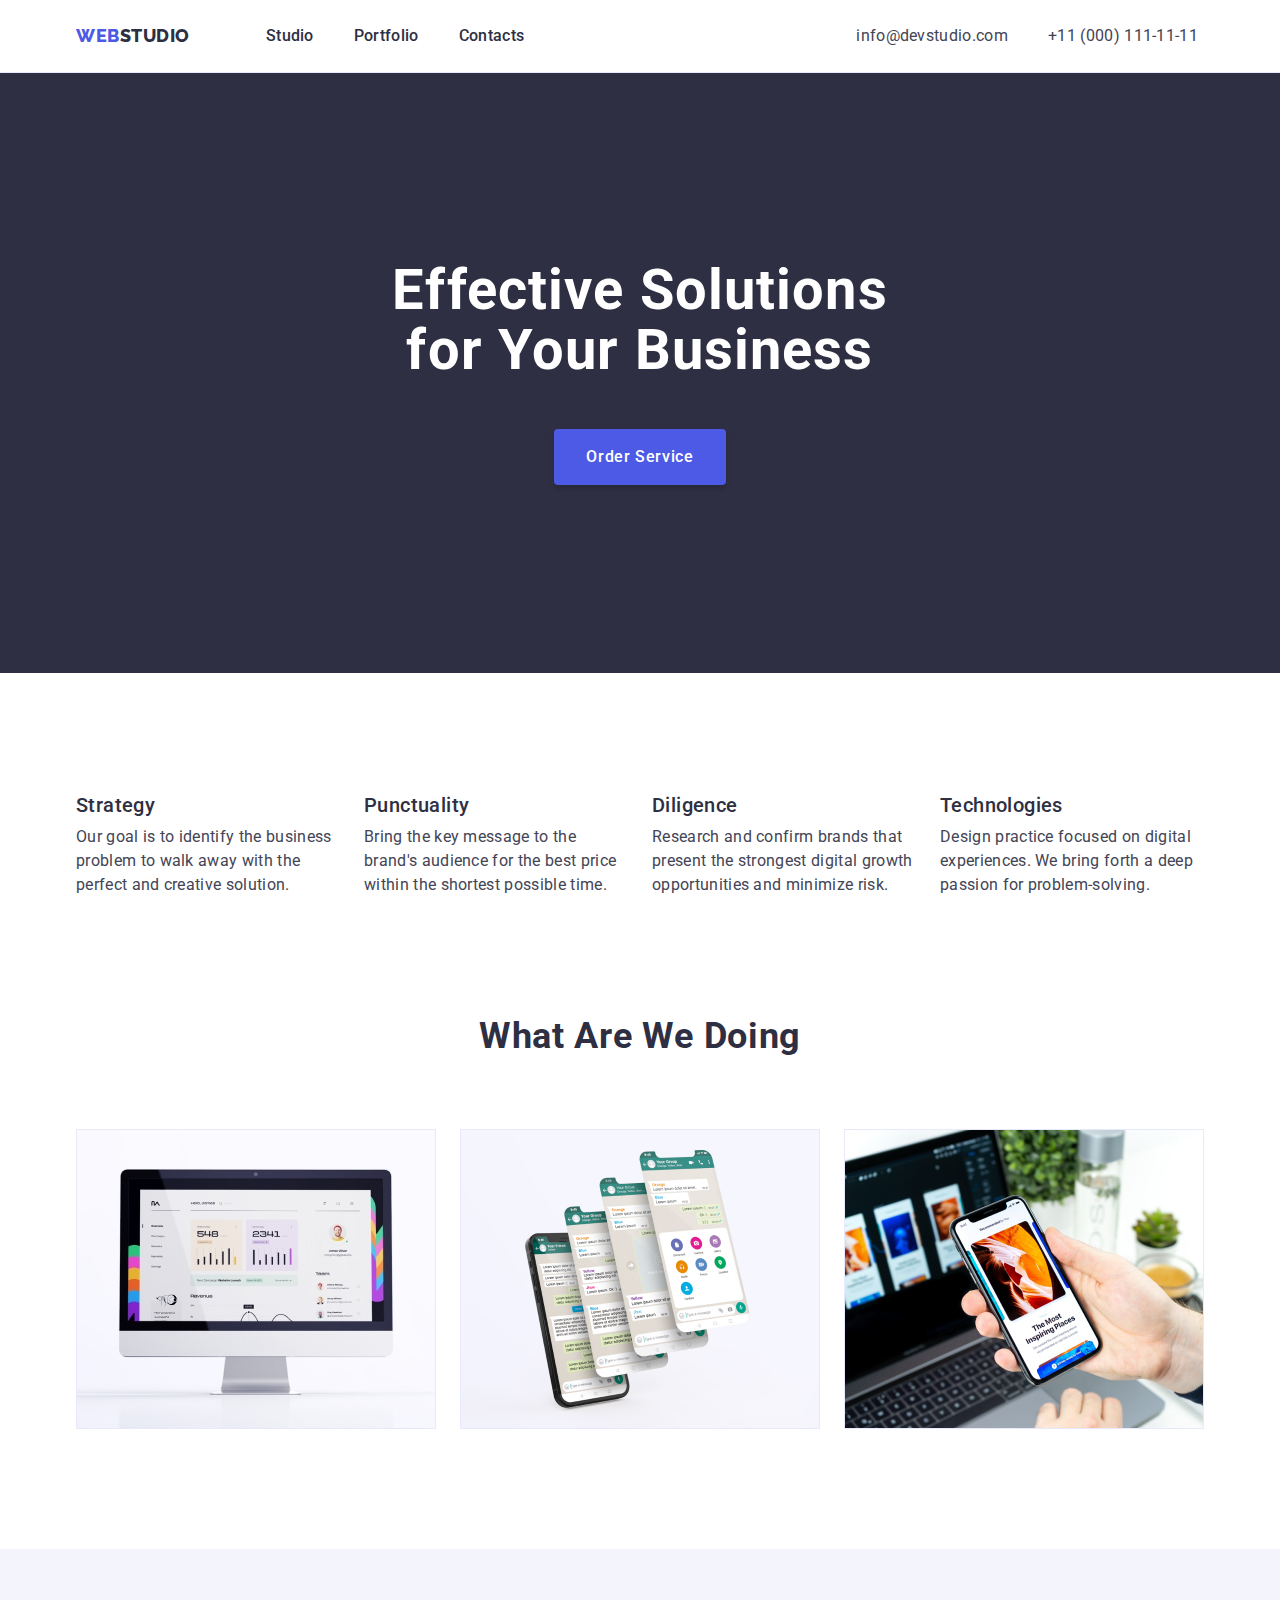
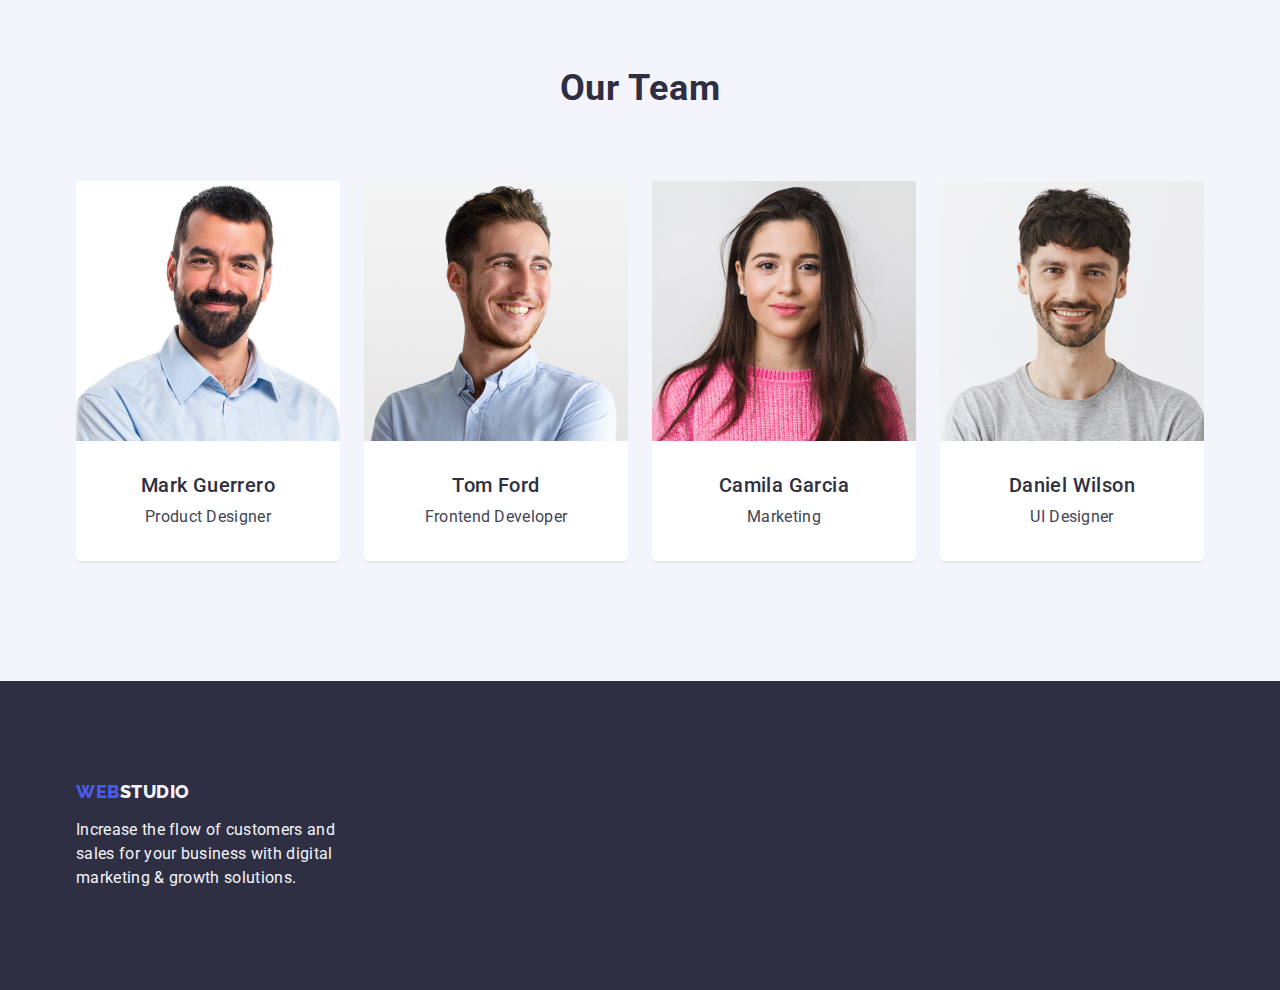
<file: index.html>
<!DOCTYPE html>
<html lang="en">
  <head>
    <meta charset="UTF-8" />
    <meta name="description" content="Effective Solutions for Your Business" />
    <title>Web Studio (Version 4.0)</title>
    <link rel="preconnect" href="https://fonts.googleapis.com" />
    <link rel="preconnect" href="https://fonts.gstatic.com" crossorigin />
    <link
      href="https://fonts.googleapis.com/css2?family=Raleway:wght@800&family=Roboto:wght@400;500;700;900&display=swap"
      rel="stylesheet"
    />
    <link
      rel="stylesheet"
      href="https://cdn.jsdelivr.net/npm/modern-normalize@2.0.0/modern-normalize.min.css"
    />
    <link
      rel="stylesheet"
      href="https://cdnjs.cloudflare.com/ajax/libs/modern-normalize/2.0.0/modern-normalize.min.css"
      integrity="sha512-4xo8blKMVCiXpTaLzQSLSw3KFOVPWhm/TRtuPVc4WG6kUgjH6J03IBuG7JZPkcWMxJ5huwaBpOpnwYElP/m6wg=="
      crossorigin="anonymous"
      referrerpolicy="no-referrer"
    />
    <link rel="stylesheet" href="./css/styles.css" />
    <link rel="shortcut icon" href="./images/icon-Web.svg" type="image/svg" />
  </head>

  <body>
    <header class="header">
      <div class="container header-container">
        <nav class="nav">
          <a class="logo-header logo link" href=""
            >Web<span class="studio">Studio</span></a
          >
          <ul class="nav-list list">
            <li class="nav-item">
              <a class="nav-links link" href="./index.html">Studio</a>
            </li>
            <li class="nav-item">
              <a class="nav-links link" href="./portfolio.html">Portfolio</a>
            </li>
            <li class="nav-item">
              <a class="nav-links link" href="">Contacts</a>
            </li>
          </ul>
        </nav>
        <address class="contacts-header">
          <ul class="contacts list">
            <li class="contacts-item">
              <a class="contacts-links link" href="mailto:info@devstudio.com"
                >info@devstudio.com</a
              >
            </li>
            <li class="contacts-item">
              <a class="contacts-links link" href="tel:+110001111111"
                >+11 (000) 111-11-11</a
              >
            </li>
          </ul>
        </address>
      </div>
    </header>

    <main>
      <section class="hero-section section">
        <div class="hero-container container">
          <h1 class="main-title">Effective Solutions for Your Business</h1>
          <button class="hero-btn" type="button">Order Service</button>
        </div>
      </section>
      <section class="features-section section">
        <div class="features-container container">
          <h2 class="visually-hidden">features</h2>
          <ul class="features-list list">
            <li class="feature-item">
              <h3 class="feature-name">Strategy</h3>
              <p class="feature-text">
                Our goal is to identify the business problem to walk away with
                the perfect and creative solution.
              </p>
            </li>
            <li class="feature-item">
              <h3 class="feature-name">Punctuality</h3>
              <p class="feature-text">
                Bring the key message to the brand's audience for the best price
                within the shortest possible time.
              </p>
            </li>
            <li class="feature-item">
              <h3 class="feature-name">Diligence</h3>
              <p class="feature-text">
                Research and confirm brands that present the strongest digital
                growth opportunities and minimize risk.
              </p>
            </li>
            <li class="feature-item">
              <h3 class="feature-name">Technologies</h3>
              <p class="feature-text">
                Design practice focused on digital experiences. We bring forth a
                deep passion for problem-solving.
              </p>
            </li>
          </ul>
        </div>
      </section>
      <section class="what-section section">
        <div class="what-container container">
          <h2 class="what-title">What are we doing</h2>
          <ul class="what-list list">
            <li class="what-list-item">
              <img
                src="./images/section2/img1.jpg"
                width="360"
                alt="create your own perfect website"
              />
            </li>
            <li class="what-list-item">
              <img
                src="./images/section2/img2.jpg"
                width="360"
                alt="create best applications"
              />
            </li>
            <li class="what-list-item">
              <img
                src="./images/section2/img3.jpg"
                width="360"
                alt="synchronize applications with desktop programs"
              />
            </li>
          </ul>
        </div>
      </section>
      <section class="team-cards-section section">
        <div class="team-cards-container container">
          <h2 class="what-title">Our Team</h2>
          <ul class="team-cards-list list">
            <li class="team-list-item">
              <img
                src="./images/section3/TeamCard1/img.jpg"
                width="264"
                alt="Mark Guerrero"
              />
              <div class="team-cards-content">
                <h3 class="card-name">Mark Guerrero</h3>
                <p class="card-text">Product Designer</p>
              </div>
            </li>
            <li class="team-list-item">
              <img
                src="./images/section3/TeamCard2/img.jpg"
                width="264"
                alt="Tom Ford"
              />
              <div class="team-cards-content">
                <h3 class="card-name">Tom Ford</h3>
                <p class="card-text">Frontend Developer</p>
              </div>
            </li>
            <li class="team-list-item">
              <img
                src="./images/section3/TeamCard3/img.jpg"
                width="264"
                alt="Camila Garcia"
              />
              <div class="team-cards-content">
                <h3 class="card-name">Camila Garcia</h3>
                <p class="card-text">Marketing</p>
              </div>
            </li>
            <li class="team-list-item">
              <img
                src="./images/section3/TeamCard4/img.jpg"
                width="264"
                alt="Daniel Wilson"
              />
              <div class="team-cards-content">
                <h3 class="card-name">Daniel Wilson</h3>
                <p class="card-text">UI Designer</p>
              </div>
            </li>
          </ul>
        </div>
      </section>
    </main>

    <footer class="footer">
      <div class="container footer-container">
        <a class="footer-logo logo link" href=""
          >Web<span class="studio">Studio</span></a
        >
        <p class="footer-text">
          Increase the flow of customers and sales for your business with
          digital marketing & growth solutions.
        </p>
      </div>
    </footer>
  </body>
</html>
</file>
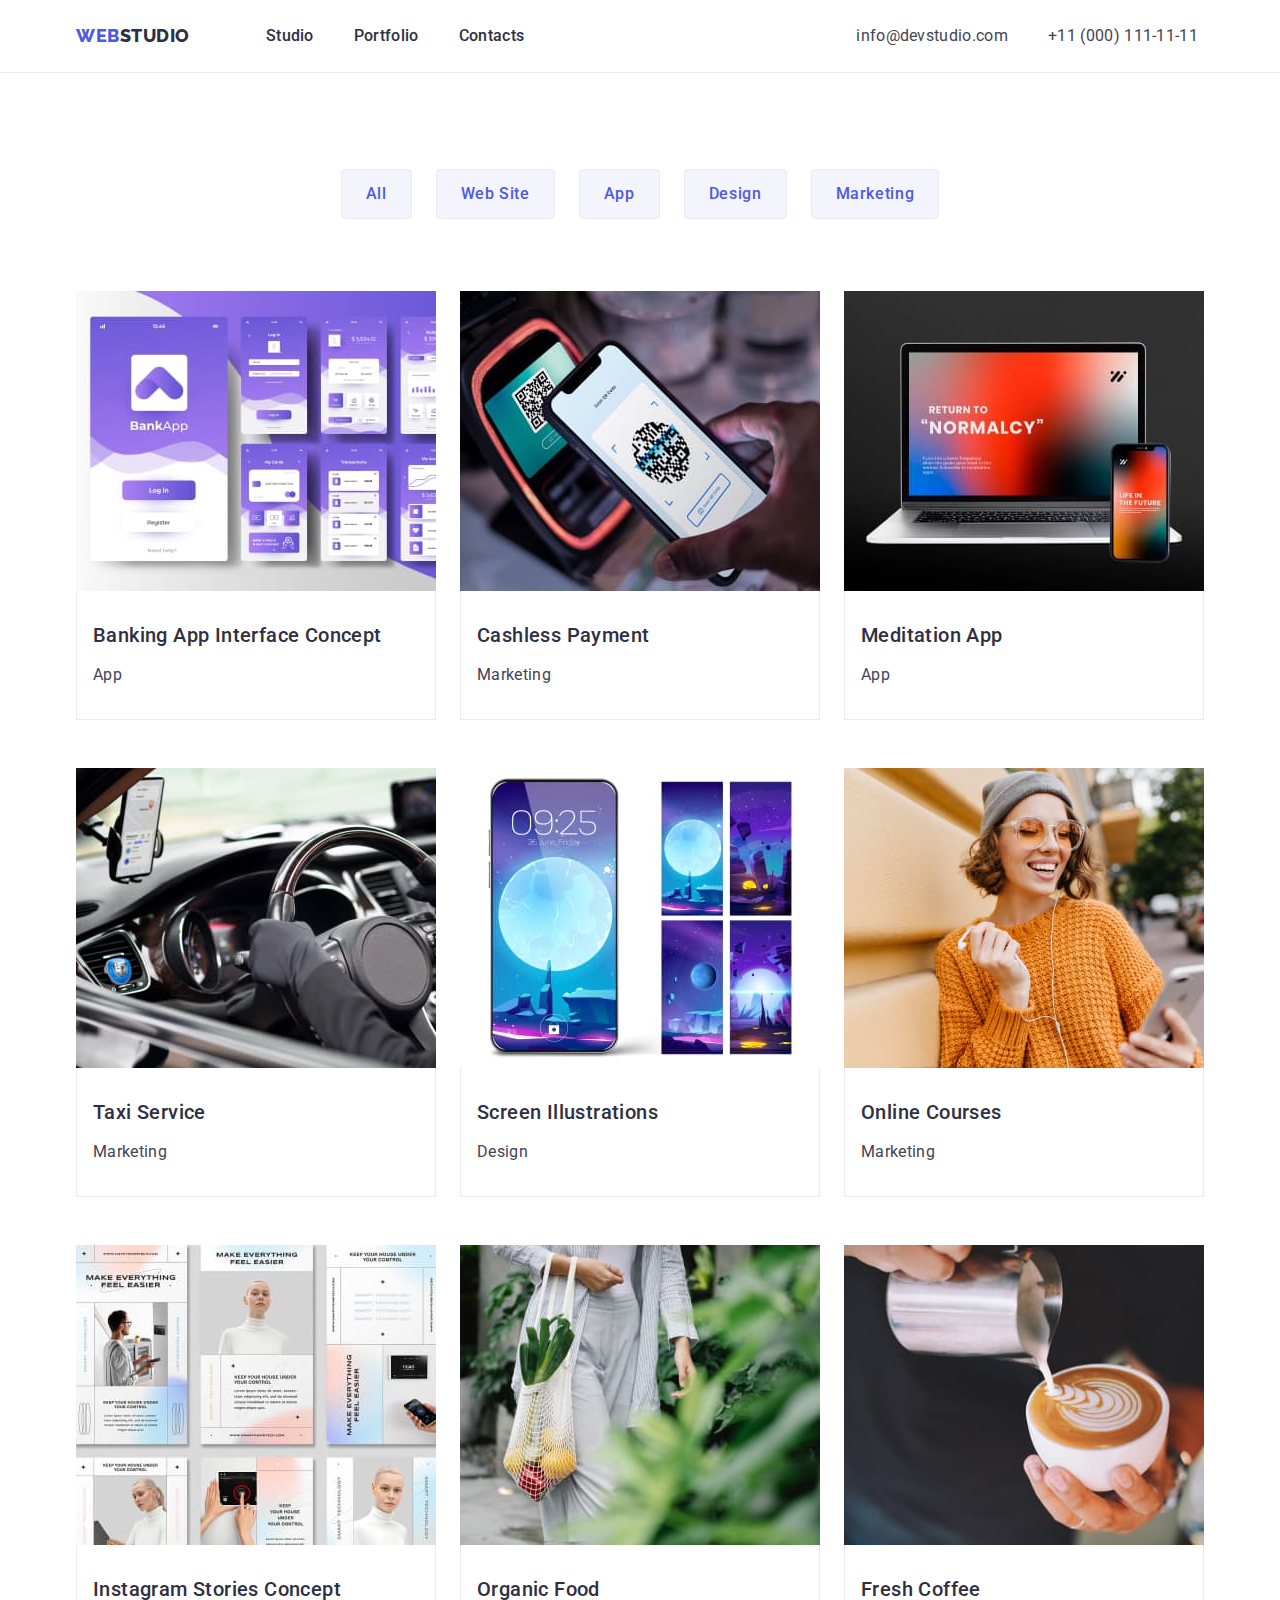
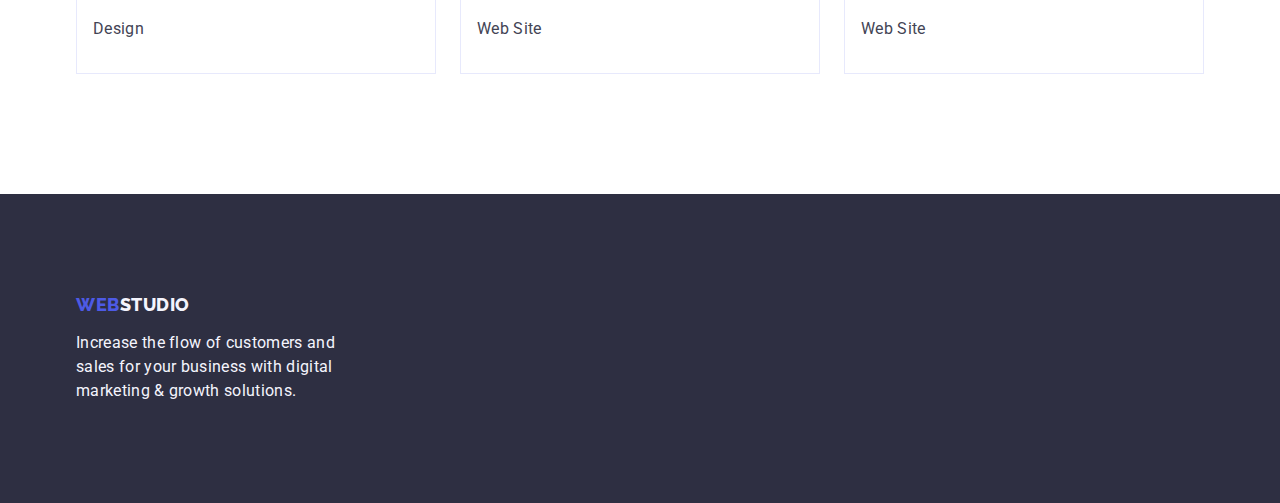
<file: portfolio.html>
<!DOCTYPE html>
<html lang="en">
  <head>
    <meta charset="UTF-8" />
    <meta name="description" content="Effective Solutions for Your Business" />
    <title>Portfolio</title>
    <link rel="preconnect" href="https://fonts.googleapis.com" />
    <link rel="preconnect" href="https://fonts.gstatic.com" crossorigin />
    <link
      href="https://fonts.googleapis.com/css2?family=Raleway:wght@800&family=Roboto:wght@400;500;700;900&display=swap"
      rel="stylesheet"
    />
    <link
      rel="stylesheet"
      href="https://cdn.jsdelivr.net/npm/modern-normalize@2.0.0/modern-normalize.min.css"
    />
    <link
      rel="stylesheet"
      href="https://cdnjs.cloudflare.com/ajax/libs/modern-normalize/2.0.0/modern-normalize.min.css"
      integrity="sha512-4xo8blKMVCiXpTaLzQSLSw3KFOVPWhm/TRtuPVc4WG6kUgjH6J03IBuG7JZPkcWMxJ5huwaBpOpnwYElP/m6wg=="
      crossorigin="anonymous"
      referrerpolicy="no-referrer"
    />
    <link rel="shortcut icon" href="./images/icon-Web.svg" type="image/svg" />
    <link rel="stylesheet" href="./css/styles.css" />
  </head>

  <body>
    <header class="header">
      <div class="container header-container">
        <nav class="nav">
          <a class="logo-header logo link" href=""
            >Web<span class="studio">Studio</span></a
          >
          <ul class="nav-list list">
            <li class="nav-item">
              <a class="nav-links link" href="./index.html">Studio</a>
            </li>
            <li class="nav-item">
              <a class="nav-links link" href="./portfolio.html">Portfolio</a>
            </li>
            <li class="nav-item">
              <a class="nav-links link" href="">Contacts</a>
            </li>
          </ul>
        </nav>
        <address class="contacts-header">
          <ul class="contacts list">
            <li class="contacts-item">
              <a class="contacts-links link" href="mailto:info@devstudio.com"
                >info@devstudio.com</a
              >
            </li>
            <li class="contacts-item">
              <a class="contacts-links link" href="tel:+110001111111"
                >+11 (000) 111-11-11</a
              >
            </li>
          </ul>
        </address>
      </div>
    </header>

    <main>
      <section class="section-portfolio">
        <div class="container">
          <h1 class="visually-hidden">main WebStudio portfolio</h1>
          <ul class="filters list">
            <li class="filters-item">
              <button class="filters-btn" type="button">All</button>
            </li>
            <li class="filters-item">
              <button class="filters-btn" type="button">Web Site</button>
            </li>
            <li class="filters-item">
              <button class="filters-btn" type="button">App</button>
            </li>
            <li class="filters-item">
              <button class="filters-btn" type="button">Design</button>
            </li>
            <li class="filters-item">
              <button class="filters-btn" type="button">Marketing</button>
            </li>
          </ul>

          <ul class="project-cards list">
            <!-- Row 1 -->
            <li class="project-cards-item">
              <a
                href=""
                class="card-link link"
                target="_blank"
                rel="noopener noreferrer"
                aria-label="link Banking App Interface Concept"
                ><img
                  src="./images/Row1/ProjectCard1/img.jpg"
                  width="360"
                  alt="Banking App Interface Concept"
                />
                <div class="project-card-content">
                  <h2 class="card-name project-card-name">
                    Banking App Interface Concept
                  </h2>
                  <p class="card-text project-card-text">App</p>
                </div>
              </a>
            </li>
            <li class="project-cards-item">
              <a
                href=""
                class="card-link link"
                target="_blank"
                rel="noopener noreferrer"
                aria-label="link Cashless Payment"
                ><img
                  src="./images/Row1/ProjectCard2/img.jpg"
                  width="360"
                  alt="Cashless Payment"
                />
                <div class="project-card-content">
                  <h2 class="card-name project-card-name">Cashless Payment</h2>
                  <p class="card-text project-card-text">Marketing</p>
                </div>
              </a>
            </li>
            <li class="project-cards-item">
              <a
                href=""
                class="card-link link"
                target="_blank"
                rel="noopener noreferrer"
                aria-label="link Meditation App"
                ><img
                  src="./images/Row1/ProjectCard3/img.jpg"
                  width="360"
                  alt="Meditation App"
                />
                <div class="project-card-content">
                  <h2 class="card-name project-card-name">Meditation App</h2>
                  <p class="card-text project-card-text">App</p>
                </div>
              </a>
            </li>
            <!-- Row 2 -->
            <li class="project-cards-item">
              <a
                href=""
                class="card-link link"
                target="_blank"
                rel="noopener noreferrer"
                aria-label="link Taxi Service"
                ><img
                  src="./images/Row2/ProjectCard1/img.jpg"
                  width="360"
                  alt="Taxi Service"
                />
                <div class="project-card-content">
                  <h2 class="card-name project-card-name">Taxi Service</h2>
                  <p class="card-text project-card-text">Marketing</p>
                </div>
              </a>
            </li>
            <li class="project-cards-item">
              <a
                href=""
                class="card-link link"
                target="_blank"
                rel="noopener noreferrer"
                aria-label="link Screen Illustrations"
                ><img
                  src="./images/Row2/ProjectCard2/img.jpg"
                  width="360"
                  alt="Screen Illustrations"
                />
                <div class="project-card-content">
                  <h2 class="card-name project-card-name">
                    Screen Illustrations
                  </h2>
                  <p class="card-text project-card-text">Design</p>
                </div>
              </a>
            </li>
            <li class="project-cards-item">
              <a
                href=""
                class="card-link link"
                target="_blank"
                rel="noopener noreferrer"
                aria-label="link Online Courses"
                ><img
                  src="./images/Row2/ProjectCard3/img.jpg"
                  width="360"
                  alt="Online Courses"
                />
                <div class="project-card-content">
                  <h2 class="card-name project-card-name">Online Courses</h2>
                  <p class="card-text project-card-text">Marketing</p>
                </div>
              </a>
            </li>
            <!-- Row 3 -->
            <li class="project-cards-item">
              <a
                href=""
                class="card-link link"
                target="_blank"
                rel="noopener noreferrer"
                aria-label="link Instagram Stories Concept"
                ><img
                  src="./images/Row3/ProjectCard1/img.jpg"
                  width="360"
                  alt="Instagram Stories Concept"
                />
                <div class="project-card-content">
                  <h2 class="card-name project-card-name">
                    Instagram Stories Concept
                  </h2>
                  <p class="card-text project-card-text">Design</p>
                </div>
              </a>
            </li>
            <li class="project-cards-item">
              <a
                href=""
                class="card-link link"
                target="_blank"
                rel="noopener noreferrer"
                aria-label="link Organic Food"
                ><img
                  src="./images/Row3/ProjectCard2/img.jpg"
                  width="360"
                  alt="Organic Food"
                />
                <div class="project-card-content">
                  <h2 class="card-name project-card-name">Organic Food</h2>
                  <p class="card-text project-card-text">Web Site</p>
                </div>
              </a>
            </li>
            <li class="project-cards-item">
              <a
                href=""
                class="card-link link"
                target="_blank"
                rel="noopener noreferrer"
                aria-label="link Fresh Coffee"
                ><img
                  src="./images/Row3/ProjectCard3/img.jpg"
                  width="360"
                  alt="Fresh Coffee"
                />
                <div class="project-card-content">
                  <h2 class="card-name project-card-name">Fresh Coffee</h2>
                  <p class="card-text project-card-text">Web Site</p>
                </div>
              </a>
            </li>
          </ul>
        </div>
      </section>
    </main>

    <footer class="footer">
      <div class="container footer-container">
        <a class="footer-logo logo link" href=""
          >Web<span class="studio">Studio</span></a
        >
        <p class="footer-text">
          Increase the flow of customers and sales for your business with
          digital marketing & growth solutions.
        </p>
      </div>
    </footer>
  </body>
</html>
</file>
<file: css/styles.css>
/* reset start */
h1,
h2,
h3,
h4,
h5,
h6,
p {
    margin-top: 0;
    margin-bottom: 0;
}
ul,
ol {
    margin-top: 0;
    margin-bottom: 0;
    padding-left: 0;
}
.link {
    text-decoration: none;
    color: currentColor;
}
.list {
    list-style: none;
}
.contacts-header {
    font-style: normal;
}
.visually-hidden {
    position: absolute;
    width: 1px;
    height: 1px;
    margin: -1px;
    border: 0;
    padding: 0;
    white-space: nowrap;
    clip-path: inset(100%);
    clip: rect(0 0 0 0);
    overflow: hidden;
}
/*  приклад видалення лишнього маржіна
    .list-item:not(:last-child) {
    margin-bottom: XXXpx;
} */

/* reset end */

:root {
    --primary-font: 'Roboto', sans-serif;
    --logo-font: 'Raleway', sans-serif;
    --primary-brand: #4D5AE5;
    --pressed-state: #404BBF;
    --light: #F4F4FD;
    --dark: #2E2F42;
    --white-background: #FFFFFF;
    --text: #434455;
    --accent: #E7E9FC;
    --indent-col: 8px;
    --indent-row: 48px;
    --item: 4;
}

body {
    font-family: var(--primary-font);
    color: var(--text);
    background-color: var(--white-background);
    font-size: 16px;
    line-height: 1.5;
    letter-spacing: 0.32px;
    word-wrap: break-word;
}
img,
svg {
    display: block;
    max-width: 100%;
    height: auto;
}
.link:hover,
.link:focus,
.link:active {
    color: var(--pressed-state);
}
.container {
    width: 1158px;
    margin: 0 auto;
    padding: 0 15px;
}

/* HEADER */

.header {
    display: block;
    max-width: 100%;
    border-bottom: 1px solid var(--accent);
}
.header-container {
    display: flex;
    align-items: center;
}
.logo.link {
    color: var(--primary-brand);
    font-size: 18px;
    font-family: Raleway, sans-serif;
    font-weight: 800;
    text-transform: uppercase;
    line-height: 1.17;
    letter-spacing: 0.54px;
    }
.logo-header {
    display: inline-block;
    margin-right: 76px;
}
.nav {
    display: flex;
    align-items: center;
}
.nav-list {
    display: flex;
    gap: 40px;
    margin-right: 332px;
}
.nav .studio {
    color: var(--dark);
}
.nav-links {
    display: inline-block;
    color: var(--dark);
    font-weight: 500;
    padding: 24px 0;
}
.contacts {
    display: flex;
    align-items: center;
    gap: 40px;
}
.contacts-links {
    color: var(--text);
}

/* INDEX SECTION 1 */

.hero-section {
    padding: 188px 0;
    background-color: var(--dark);
}
.hero-container {
    display: flex;
    flex-direction: column;
    align-items: center;
}
.main-title {
    color: var(--white-background);
    font-size: 56px;
    text-align: center;
    font-weight: 700;
    line-height: 1.07;
    letter-spacing: 1.12px;
    word-wrap: break-word;
    max-width: 496px;
    margin-bottom: 48px;
}
.hero-btn {
    background-color: var(--primary-brand);
    color: var(--white-background);
    font-weight: 500;
    line-height: 1.5;
    letter-spacing: 0.64px;
    cursor: pointer;
    border-radius: 4px;
    box-shadow: 0px 4px 4px rgba(0, 0, 0, 0.15);
    border-width: 0;
    padding: 16px 32px;
    min-width: 169px;
    border: none;
    }
.hero-btn:hover, .hero-btn:focus, .hero-btn:active {
background-color: var(--pressed-state);
}

/* INDEX SECTION 2 */

.features-section {
    padding: 120px 0;
}
.features-list {
    display: flex;
    gap: 24px;
}
.feature-item {
    width: calc((100% - 3 * 24px) / 4);
}
.feature-name {
    color: var(--dark);
    font-size: 20px;
    font-weight: 500;
    line-height: 1.2;
    letter-spacing: 0.40px;
    margin-bottom: 8px;
}

/* INDEX SECTION 3 */

.what-section {
    padding-bottom: 120px;
}
.what-title {
    color: var(--dark);
    font-size: 36px;
    font-weight: 700;
    text-align: center;
    text-transform: capitalize;
    line-height: 1.11;
    letter-spacing: 0.72px;
    margin-bottom: 72px;
}
.what-list {
    display: flex;
    row-gap: var(--indent-row);
    justify-content: space-between;
    align-items: first baseline;
    --items: 3;
    --indent-col: 24px;
    gap: 24px;
}
.what-list-item {
    flex-basis: calc((100% - var(--indent-col) * var(--item) - 1) / var(--item));
}

/* INDEX SECTION 4 */

.team-cards-section {
    background-color: var(--light);
    padding: 120px 0;
}
.team-list-item {
    flex-basis: calc((100% - var(--indent-col) * var(--item) - 1) / var(--item));
    background-color: var(--white-background);
    box-shadow: 0px 2px 1px rgba(46, 47, 66, 0.08);
    border-bottom-left-radius: 4px;
    border-bottom-right-radius: 4px;
}
.team-cards-list {
    display: flex;
    flex-wrap: wrap;
    column-gap: var(--indent-col);
    justify-content: space-between;
    align-items: first baseline;
    --items: 4;
    --indent-col: 24px;
    gap: 24px;
}
.card-name {
    color: var(--dark);
    font-size: 20px;
    font-weight: 500;
    line-height: 1.2;
    letter-spacing: 0.40px;
    text-align: center;
    margin-bottom: 8px;
}
.team-cards-content {
    padding: 32px 0;
}
.card-text {
    color: var(--text);
    text-align: center;
}

/* FOOTER */

.footer {
    background-color: var(--dark);
    padding: 100px 0;
}
.footer-logo {
    display: inline-block;
    margin-bottom: 16px;
}
.footer .studio {
    color: var(--light);
}
.footer-text {
    color: var(--light);
    max-width: 264px;
}

/* PORTFOLIO */

.section-portfolio {
    padding-top: 96px;
    padding-bottom: 120px;
}
.filters {
    display: flex;
    align-content: center;
    justify-content: center;
    margin-bottom: 72px;
    gap: 24px;
}
.filters-btn {
    color: var(--primary-brand);
    font-weight: 500;
    line-height: 1.5;
    letter-spacing: 0.04em;
    background-color: var(--light);
    cursor: pointer;
    padding: 12px 24px;
    border-radius: 4px;
    border: 1px solid var(--accent);
    }
.filters-btn:hover,
.filters-btn:focus {
    background-color: var(--pressed-state);
    color: var(--white-background);
    border: 1px solid transparent;
    box-shadow: 0px 2px 2px rgba(0, 0, 0, 0.12);
}

.project-cards {
    display: flex;
    flex-wrap: wrap;
    column-gap: var(--indent-col);
    row-gap: var(--indent-row);
    justify-content: space-between;
    --items: 3;
    --indent-col: 24px;
}
.project-cards-item {
    flex-basis: calc((100% - var(--indent-col) * var(--item) - 1) / var(--item));
}
.project-card-content {
    border: 1px solid var(--accent);
    border-top: none;
    display: inline-flex;
    width: 360px;
    padding: 32px 16px;
    flex-direction: column;
    gap: 8px;
}
.project-card-name {
    text-align: left;
}
.project-card-text {
    text-align: left;
}
</file>
